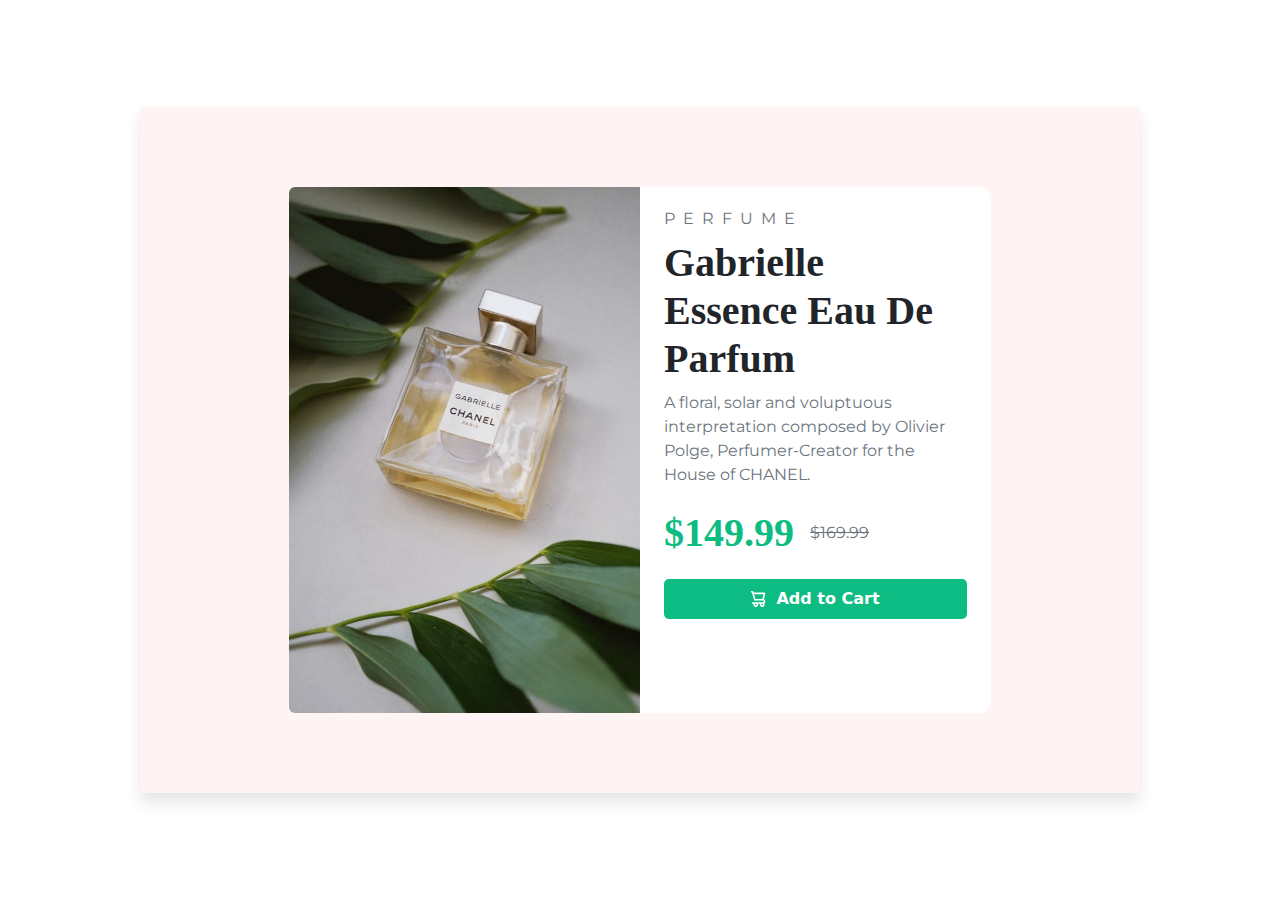
<file: bootstrap-workshop/index.html>
<!DOCTYPE html>
<html lang="en">
<head>
    <meta charset="UTF-8">
    <meta name="viewport" content="width=device-width, initial-scale=1.0">
    <link href="https://cdn.jsdelivr.net/npm/bootstrap@5.3.0/dist/css/bootstrap.min.css" rel="stylesheet">
    <title>Bootstrap</title>
    <link rel="stylesheet" href="styles.css">
</head>
<body>
    <div class="container mb-5 mt-5">
      <div class="card w-75 mx-auto my-5">
        <div class="content row g-0">
            <div class="image_container col-md-6">
                <img src="./image-product-desktop.jpg" class="desktop_image d-none d-md-block img-fluid rounded-start" alt="Product image">
                <img src="./image-product-mobile.jpg" class="mobile_image d-block d-md-none img-fluid rounded-top" alt="Product image">
            </div>
            <div class="info_container col-md-6">
                <div class="card-body">
                    <p class="card-subtitle fs-6">PERFUME</p>
                    <h2 class="card-title fw-bolder fs-1">Gabrielle Essence Eau De Parfum</h2>
                    <p class="card-text fs-6">A floral, solar and voluptuous interpretation composed by Olivier Polge, Perfumer-Creator for the House of CHANEL.</p>
                    <div class="d-flex align-items-center">
                        <span class="card-price fw-bolder fs-1">$149.99</span>
                        <span class="card-old-price fs-6">$169.99</span>
                    </div>
                    <button class="button mt-3 d-flex h-auto w-100 fs-6">
                      <svg width="15" height="16" xmlns="http://www.w3.org/2000/svg"><path d="M14.383 10.388a2.397 2.397 0 0 0-1.518-2.222l1.494-5.593a.8.8 0 0 0-.144-.695.8.8 0 0 0-.631-.28H2.637L2.373.591A.8.8 0 0 0 1.598 0H0v1.598h.983l1.982 7.4a.8.8 0 0 0 .799.59h8.222a.8.8 0 0 1 0 1.599H1.598a.8.8 0 1 0 0 1.598h.943a2.397 2.397 0 1 0 4.507 0h1.885a2.397 2.397 0 1 0 4.331-.376 2.397 2.397 0 0 0 1.12-2.021ZM11.26 7.99H4.395L3.068 3.196h9.477L11.26 7.991Zm-6.465 6.392a.8.8 0 1 1 0-1.598.8.8 0 0 1 0 1.598Zm6.393 0a.8.8 0 1 1 0-1.598.8.8 0 0 1 0 1.598Z" fill="#FFF"/></svg>
                      Add to Cart
                    </button>
                </div>
            </div>
        </div>
    </div>
    </div>
</body>
</html>
</file>
<file: bootstrap-workshop/styles.css>
@import url('https://fonts.googleapis.com/css2?family=Montserrat:ital,wght@0,100..900;1,100..900&display=swap');
.font-family-montserrat {
    font-family: 'Montserrat', sans-serif;
}

body {
    background-color: #FEF4F4;
    display: flex;
    justify-content: center;
    align-items: center;
    height: 100vh;
}

@media (min-width: 768px) {
    body {
        background-color: #FFFFFF;
    }

    .container {
        max-width: 1000px;
        padding: 2rem;
        margin: 4rem;
        box-shadow: 0 10px 15px rgba(0, 0, 0, 0.1);
        background-color: #FEF4F4;
    }

    .card {
        width: 100%; /* Asegura que la tarjeta use todo el ancho disponible dentro del contenedor */
        height: auto; /* Ajusta la altura de la tarjeta */
    }
}

.container {
    background-color: #FEF4F4;
    box-shadow: none;
    margin-top: 10%;
    margin-bottom: 10%;
}

@media (min-width: 768px) {
    .container {
        box-shadow: 0 10px 15px rgba(0, 0, 0, 0.1);
    }
}

.card {
    border: none;
    border-radius: 12px;
    align-self: center;
}

.desktop_image {
    object-fit: cover;
    width: 100%;
    height: 100%;
}

.info_container {
    max-width: 1000px;
}

.card-body {
    padding: 1.5rem;
    width: 100%;
    height: 100%;
}

.card-title {
    font-size: 1.25rem;
    font-family: serif;
}

.card-subtitle {
    font-size: 0.875rem;
    color: #6c757d;
    text-transform: uppercase;
    letter-spacing: 0.5rem;
    margin-bottom: 0.5rem;
    font-family: 'Montserrat', sans-serif;
}

.card-text {
    font-size: 0.875rem;
    color: #6c757d;
    font-family: 'Montserrat', sans-serif;
}

.card-price {
    font-size: 1.5rem;
    color: #0DBC82;
    margin-right: 1rem;
    font-family: serif;
}

.card-old-price {
    font-size: 1rem;
    color: #6c757d;
    text-decoration: line-through;
    font-family: 'Montserrat', sans-serif;
}

.button {
    background-color: #0DBC82;
    color: white;
    border-radius: 5px;
    font-weight: bold;
    padding: 0.5rem 1rem;
    display: flex;
    align-items: center;
    justify-content: center;
    border: 0px;
}

.button:hover {
    background-color: #059062;
}

.button svg {
    margin-right: 10px;
}
</file>
